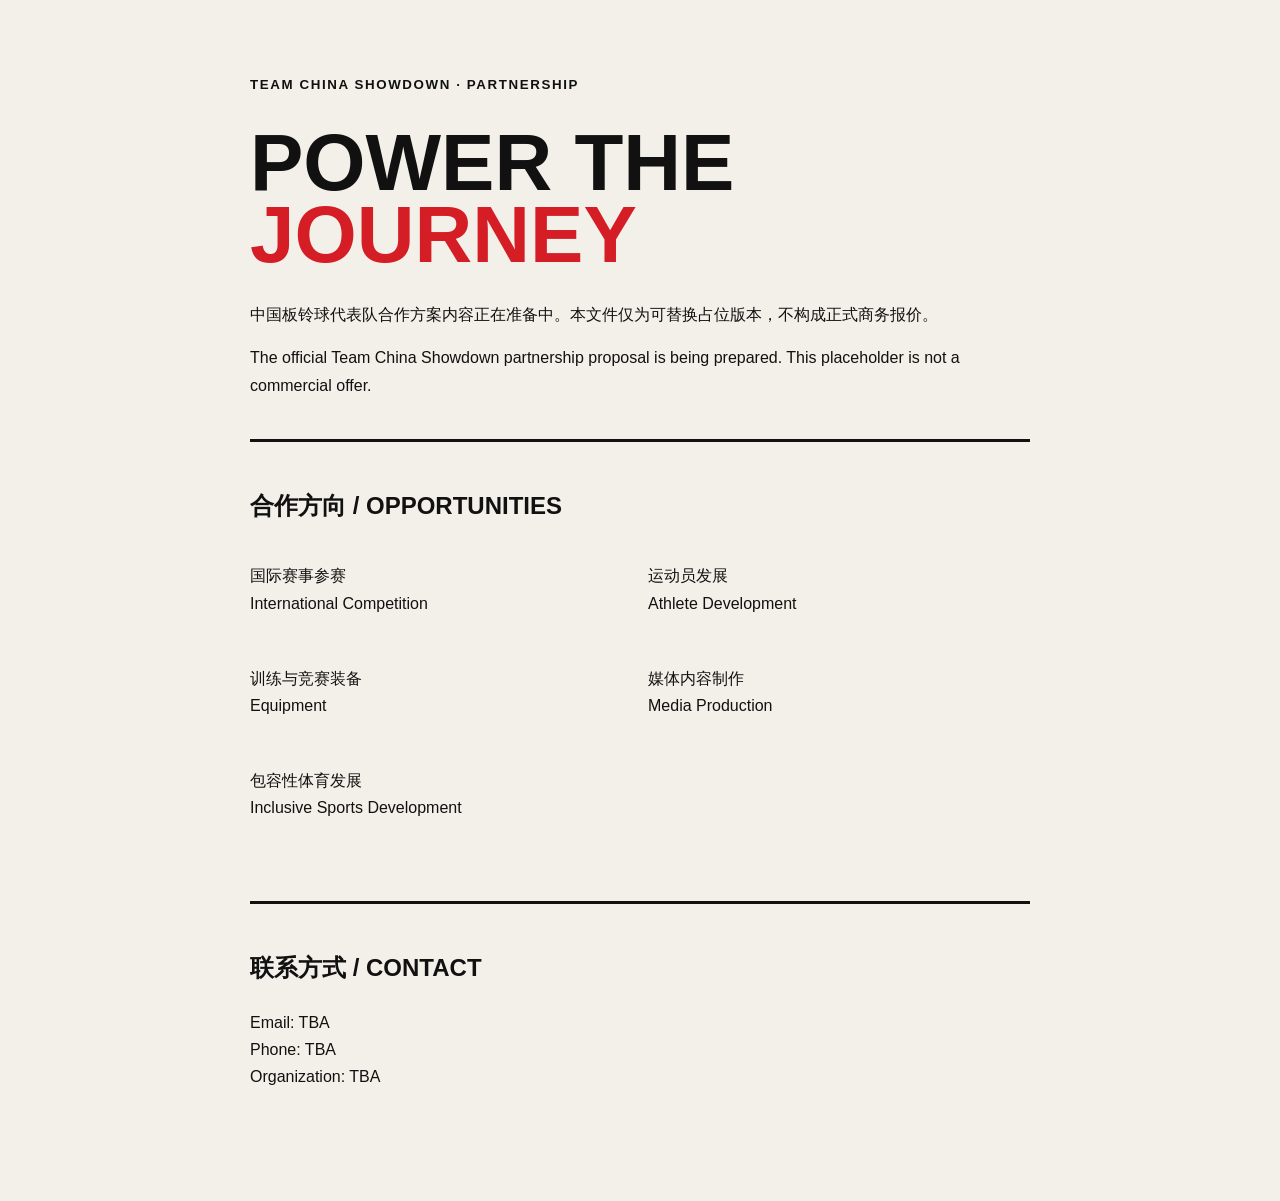
<file: assets/documents/partnership-proposal.html>
<!doctype html><html lang="zh-CN"><head><meta charset="utf-8"><meta name="viewport" content="width=device-width"><title>Team China Showdown Partnership Proposal</title><style>body{margin:0;background:#f3f0e9;color:#111;font:16px/1.7 Arial,"Noto Sans SC",sans-serif}.page{max-width:780px;margin:auto;padding:70px 35px}h1{font-size:clamp(42px,9vw,80px);line-height:.9;margin:30px 0;text-transform:uppercase}.red{color:#d51d26}.box{border-top:3px solid #111;padding:24px 0;margin-top:40px}.grid{display:grid;gap:16px}@media(min-width:600px){.grid{grid-template-columns:1fr 1fr}}small{font-weight:bold;letter-spacing:.12em}</style></head><body><main class="page"><small>TEAM CHINA SHOWDOWN · PARTNERSHIP</small><h1>POWER THE<br><span class="red">JOURNEY</span></h1><p>中国板铃球代表队合作方案内容正在准备中。本文件仅为可替换占位版本，不构成正式商务报价。</p><p>The official Team China Showdown partnership proposal is being prepared. This placeholder is not a commercial offer.</p><section class="box"><h2>合作方向 / OPPORTUNITIES</h2><div class="grid"><p>国际赛事参赛<br>International Competition</p><p>运动员发展<br>Athlete Development</p><p>训练与竞赛装备<br>Equipment</p><p>媒体内容制作<br>Media Production</p><p>包容性体育发展<br>Inclusive Sports Development</p></div></section><section class="box"><h2>联系方式 / CONTACT</h2><p>Email: TBA<br>Phone: TBA<br>Organization: TBA</p></section></main></body></html>
</file>
